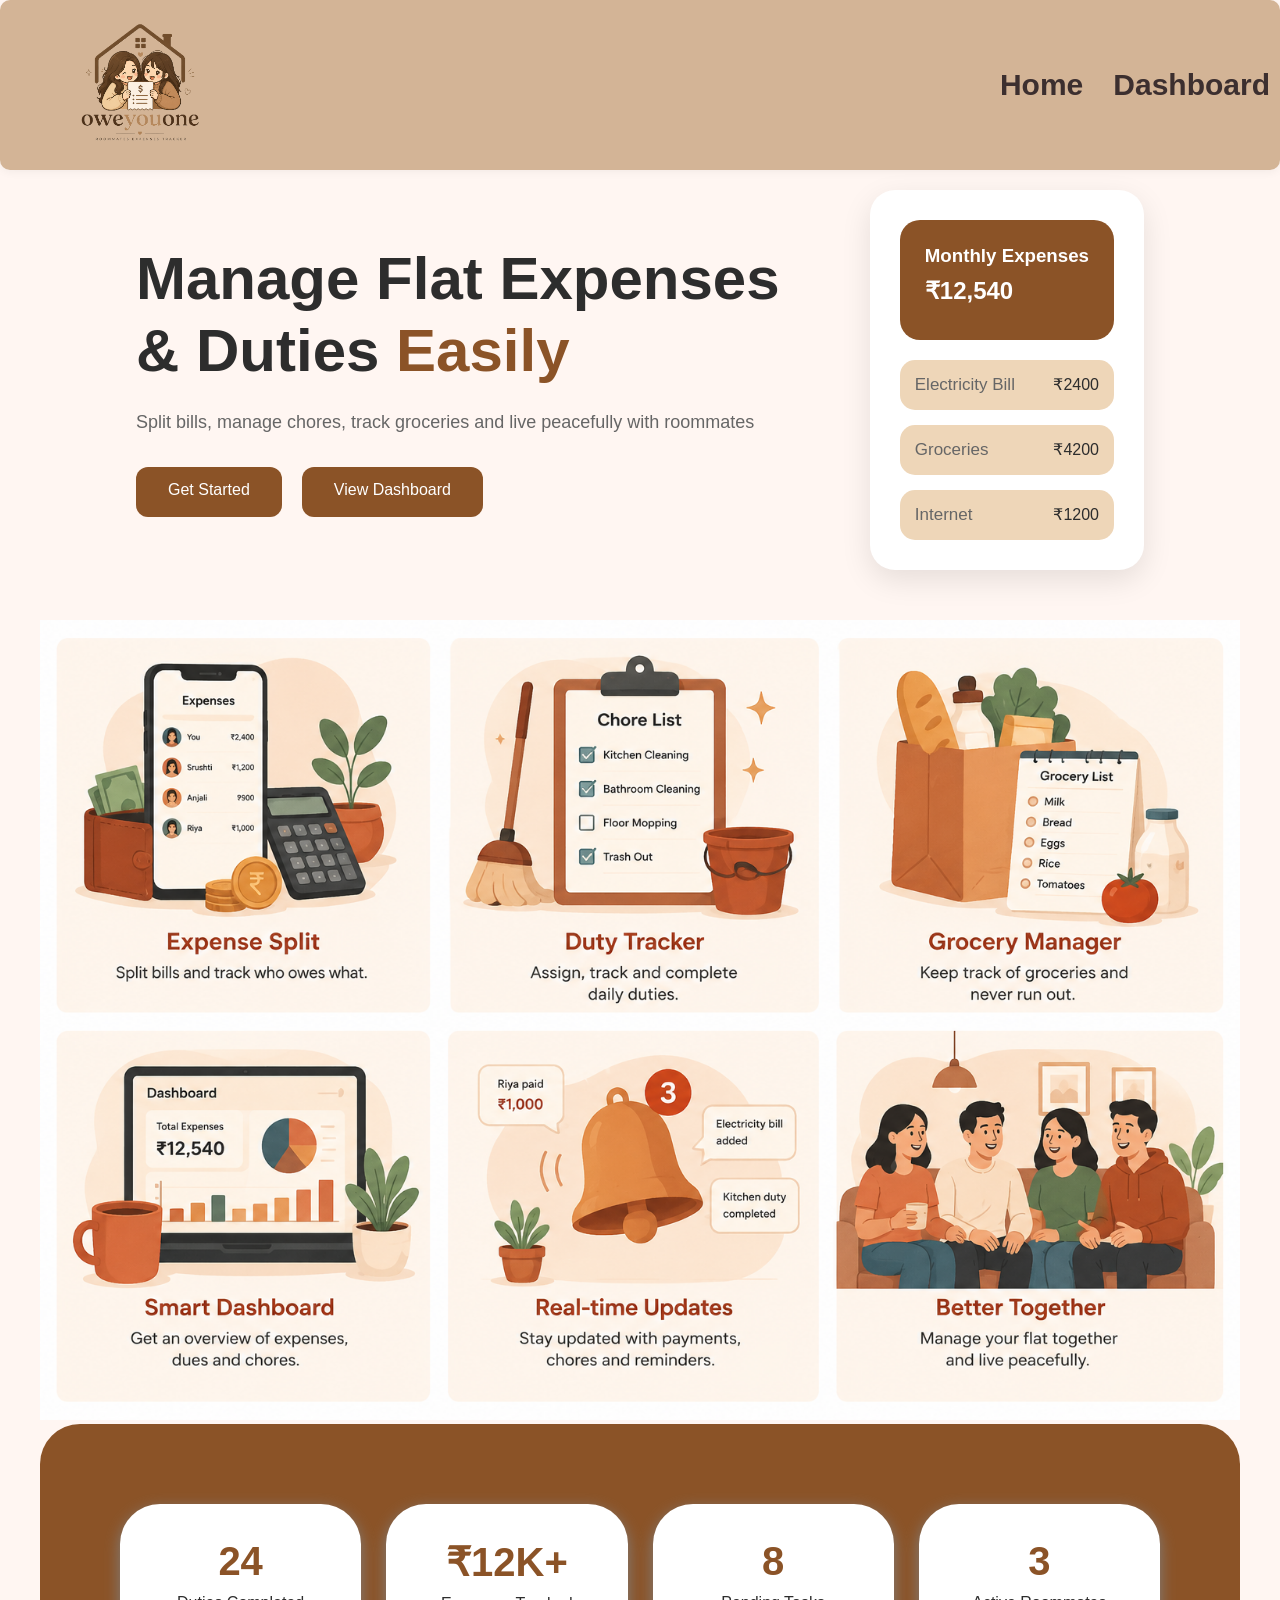
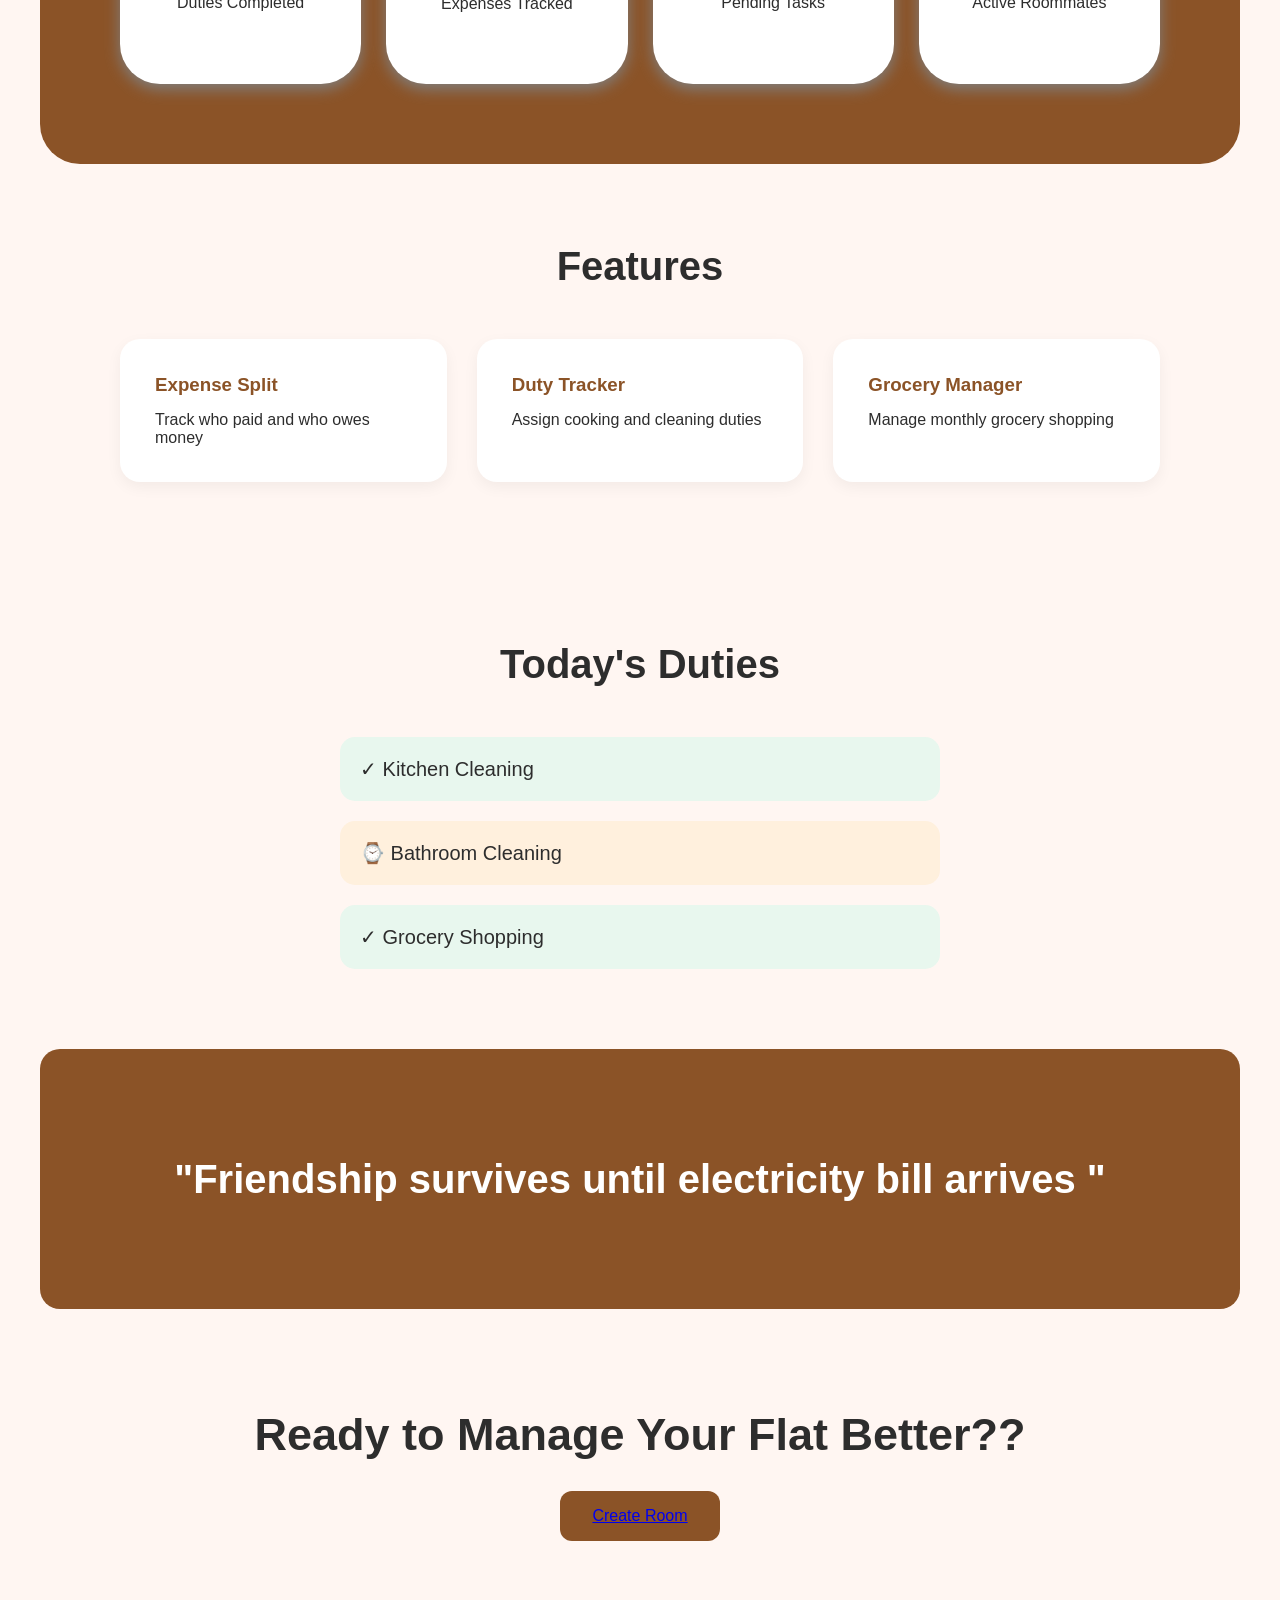
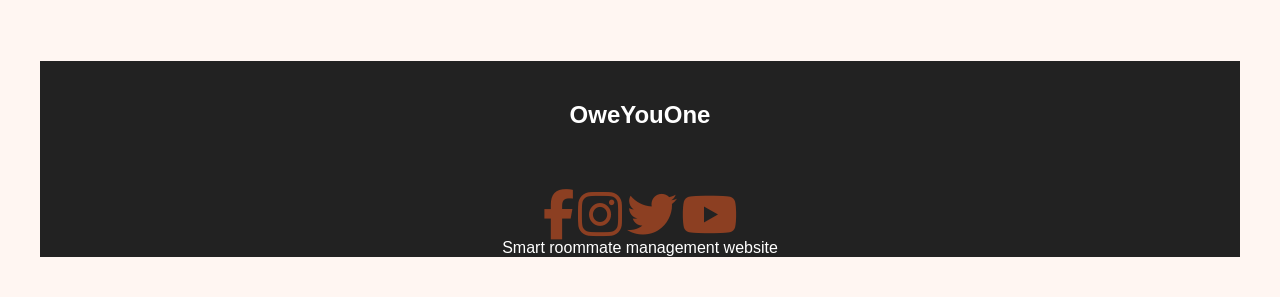
<file: index.html>
<!DOCTYPE html>
<html lang="en">
<head>
  <meta charset="UTF-8">
  <meta name="viewport" content="width=device-width, initial-scale=1.0">
  <title>OweYouOne</title>
  <link rel="stylesheet" href="https://cdnjs.cloudflare.com/ajax/libs/font-awesome/6.1.1/css/all.min.css" integrity="sha512-KfkfwYDsLkIlwQp6LFnl8zNdLGxu9YAA1QvwINks4PhcElQSvqcyVLLD9aMhXd13uQjoXtEKNosOWaZqXgel0g==" crossorigin="anonymous" referrerpolicy="no-referrer" />
  <link href="https://fonts.googleapis.com/css2?family=Poppins:wght@300;400;500;600;700&display=swap" rel="stylesheet">
  <link rel="stylesheet" href="style.css">
</head>
<body>
  <nav>
    <img src="./logo.png" alt="OweYouOne">

    <ul type="none">
      <li><a href="home.html" target="_blank">Home</a></li>
      <li><a href="dashboard.html" target="_blank">Dashboard</a></li>
    </ul>
  </nav>


  <section class="heading">

    <div class="headingtext">

      <h2>
        Manage Flat Expenses
        & Duties <span>Easily</span>
      </h2>

      <p>
        Split bills, manage chores, track groceries
        and live peacefully with roommates
      </p>

      <div class="button">
        <a href="home.html" class="btn getStarted">Get Started</a>

       <a href="dashboard.html" class="btn viewDash" target="_blank">
  View Dashboard
</a>
      </div>

    </div>

    <section class="card">

      <article class="cardelements">

        <article class="topcard">
          <h3 class="month">Monthly Expenses</h3>
          <h2 class="month">₹12,540</h2>
        </article>

        <article class="expenselist">

          <article
          
          class="expenseitem">
            <p>Electricity Bill</p>
            <span>₹2400</span>
          </article>

          <article
          class="expenseitem">
            <p>Groceries</p>
            <span>₹4200</span>
          </article>

          <article class="expenseitem">
            <p>Internet</p>
            <span>₹1200</span>
          </article>

        </article>

      </article>

    </section>

  </section>
<section class="decor">
  <img src="./decor.png" alt="" class="decorimg">
</section>


  <section class="boxes">

    <div class="box">
      <h2>24</h2>
      <p>Duties Completed</p>
    </div>

    <div class="box">
      <h2>₹12K+</h2>
      <p>Expenses Tracked</p>
    </div>

    <div class="box">
      <h2>8</h2>
      <p>Pending Tasks</p>
    </div>

    <div class="box">
      <h2>3</h2>
      <p>Active Roommates</p>
    </div>

  </section>

  <section class="features">

    <h2 class="title">Features</h2>

    <article
    class="featurecontainer">

      <article
      class="featurecard">
        <h3>Expense Split</h3>
        <p>
          Track who paid and who owes money
        </p>
      </article>

      <article class="featurecard">
        <h3>Duty Tracker</h3>
        <p>
          Assign cooking and cleaning duties
        </p>
      </article>

      <article
      class="featurecard">
        <h3>Grocery Manager</h3>
        <p>
          Manage monthly grocery shopping
        </p>
      </article>

    </article>

  </section>



  <section class="chores">

    <h2 class="title">Today's Duties</h2>

    <section
    class="chorelist">

      <article class="chore completed">
        &#10003 Kitchen Cleaning
      </article>

      <article class="chore pending">
        &#8986
        Bathroom Cleaning
      </article>

      <article class="chore completed">
          &#10003 Grocery Shopping
      </article>

    </section>

  </section>

  <section class="quote">

    <h2>
      "Friendship survives until
      electricity bill arrives "
    </h2>

  </section>


  <section class="ready">

    <h2>Ready to Manage Your Flat Better??</h2>

    <button class="btn  create"><a href="create.html" target="_blank"> Create Room</a>
     
    </button>

  </section>

  <footer>

    <h2>OweYouOne</h2>
     <a href=""><i class="fab fa-facebook-f"></i></a>
    <a href=""><i class="fab fa-instagram"></i></a>
    <a href=""><i class="fab fa-twitter"></i></a>
    <a href=""><i class="fab fa-youtube"></i></a>

    <p>
      Smart roommate management website
    </p>

  </footer>

</body>
</html>
</file>
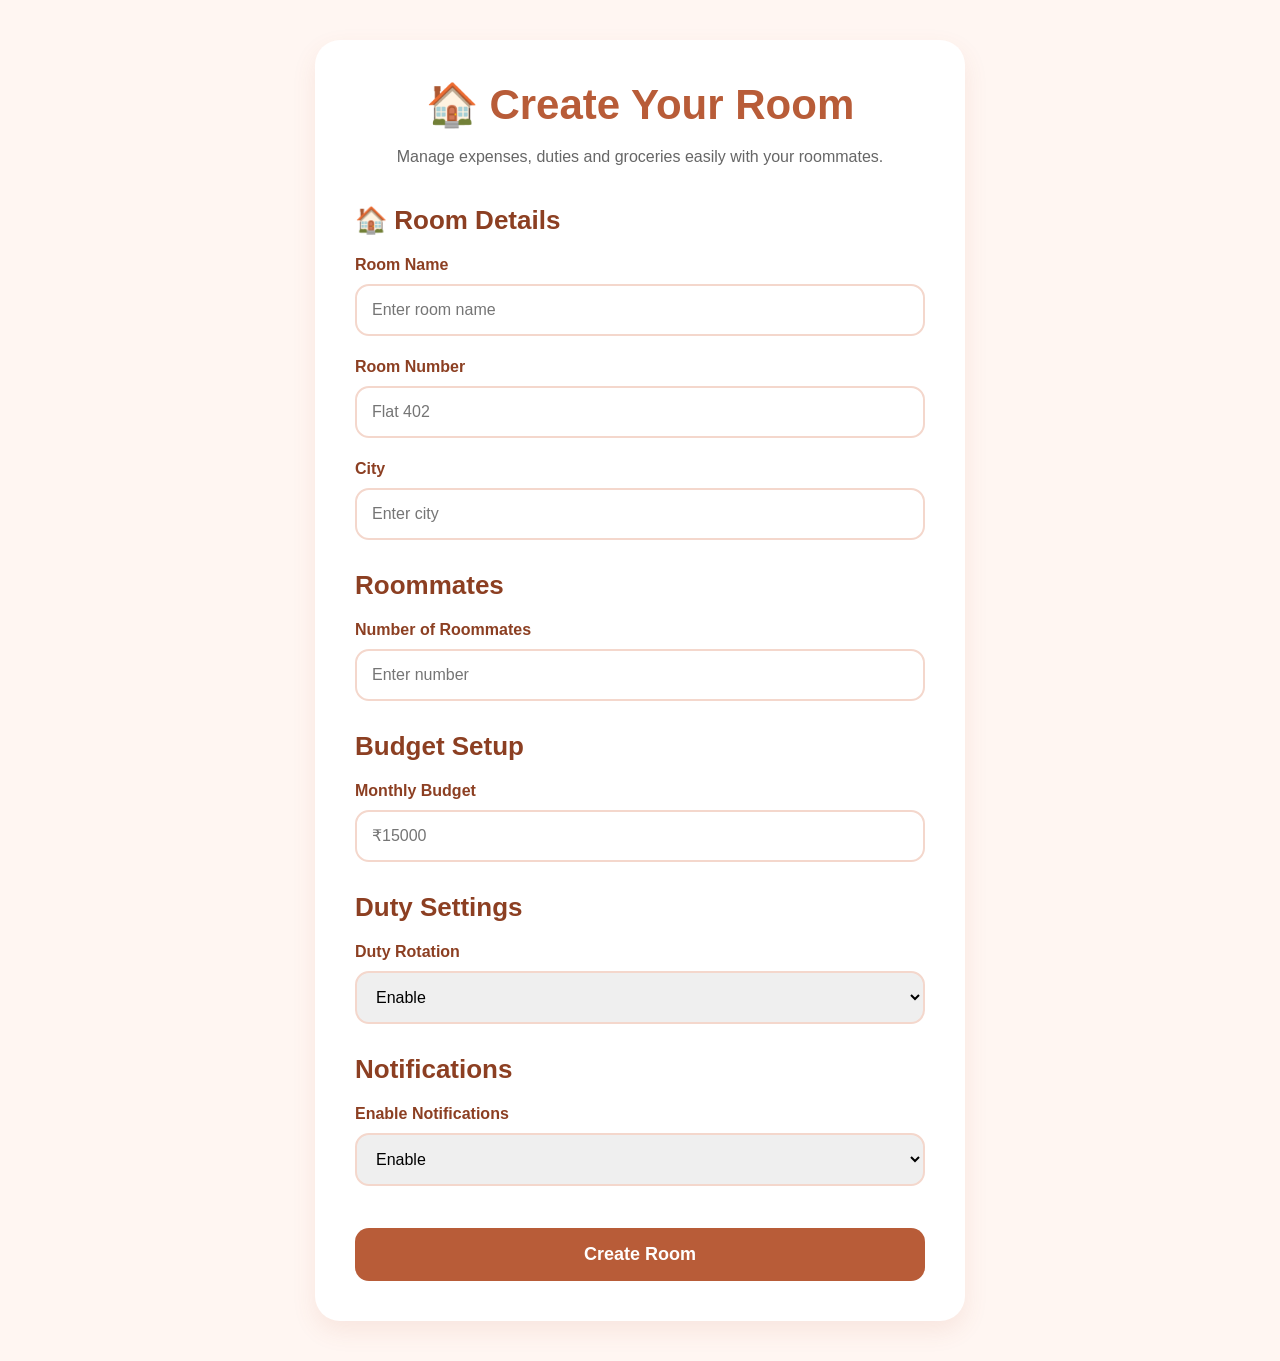
<file: create.html>
<!DOCTYPE html>
<html lang="en">
<head>
  <meta charset="UTF-8">
  <meta name="viewport" content="width=device-width, initial-scale=1.0">
  <title>Create Room</title>
  <link rel="stylesheet" href="https://cdnjs.cloudflare.com/ajax/libs/font-awesome/6.1.1/css/all.min.css" integrity="sha512-KfkfwYDsLkIlwQp6LFnl8zNdLGxu9YAA1QvwINks4PhcElQSvqcyVLLD9aMhXd13uQjoXtEKNosOWaZqXgel0g==" crossorigin="anonymous" referrerpolicy="no-referrer" />
  <link href="https://fonts.googleapis.com/css2?family=Poppins:wght@300;400;500;600;700&display=swap" rel="stylesheet">
  <link rel="stylesheet" href="createroom.css">
</head>
<body>

  <section class="container">

    <form class="roomform">


      <h1>&#127968 Create Your Room</h1>

      <p class="subtitle">
        Manage expenses, duties and groceries easily with your roommates.
      </p>

      <!-- ROOM DETAILS -->

      <h2 class="sectiontitle">
        &#127968 Room Details
      </h2>

      <section class="inputbox">

        <label>Room Name</label>

        <input type="text" placeholder="Enter room name">

      </section>

      <section class="inputbox">

        <label>Room Number</label>

        <input type="text" placeholder="Flat 402">

      </section>

      <section class="inputbox">

        <label>City</label>

        <input type="text" placeholder="Enter city">

      </section>

    

      <h2 class="sectiontitle">
       Roommates
      </h2>

      <section class="inputbox">

        <label>Number of Roommates</label>

        <input type="number" placeholder="Enter number">

      </section>

    

      <h2 class="sectiontitle">
         Budget Setup
      </h2>

      <section class="inputbox">

        <label>Monthly Budget</label>

        <input type="number" placeholder="₹15000">

      </section>

  

      <h2 class="sectiontitle">
         Duty Settings
      </h2>

      <section class="inputbox">

        <label>Duty Rotation</label>

        <select>

          <option>Enable</option>

          <option>Disable</option>

        </select>

      </section>

  

      <h2 class="sectiontitle">
         Notifications
      </h2>

      <section class="inputbox">

        <label>Enable Notifications</label>

        <select>

          <option>Enable</option>

          <option>Disable</option>

        </select>

      </section>

    

      <button type="submit" class="btn">
        Create Room 
      </button>

    </form>

  </section>

</body>
</html>
</file>
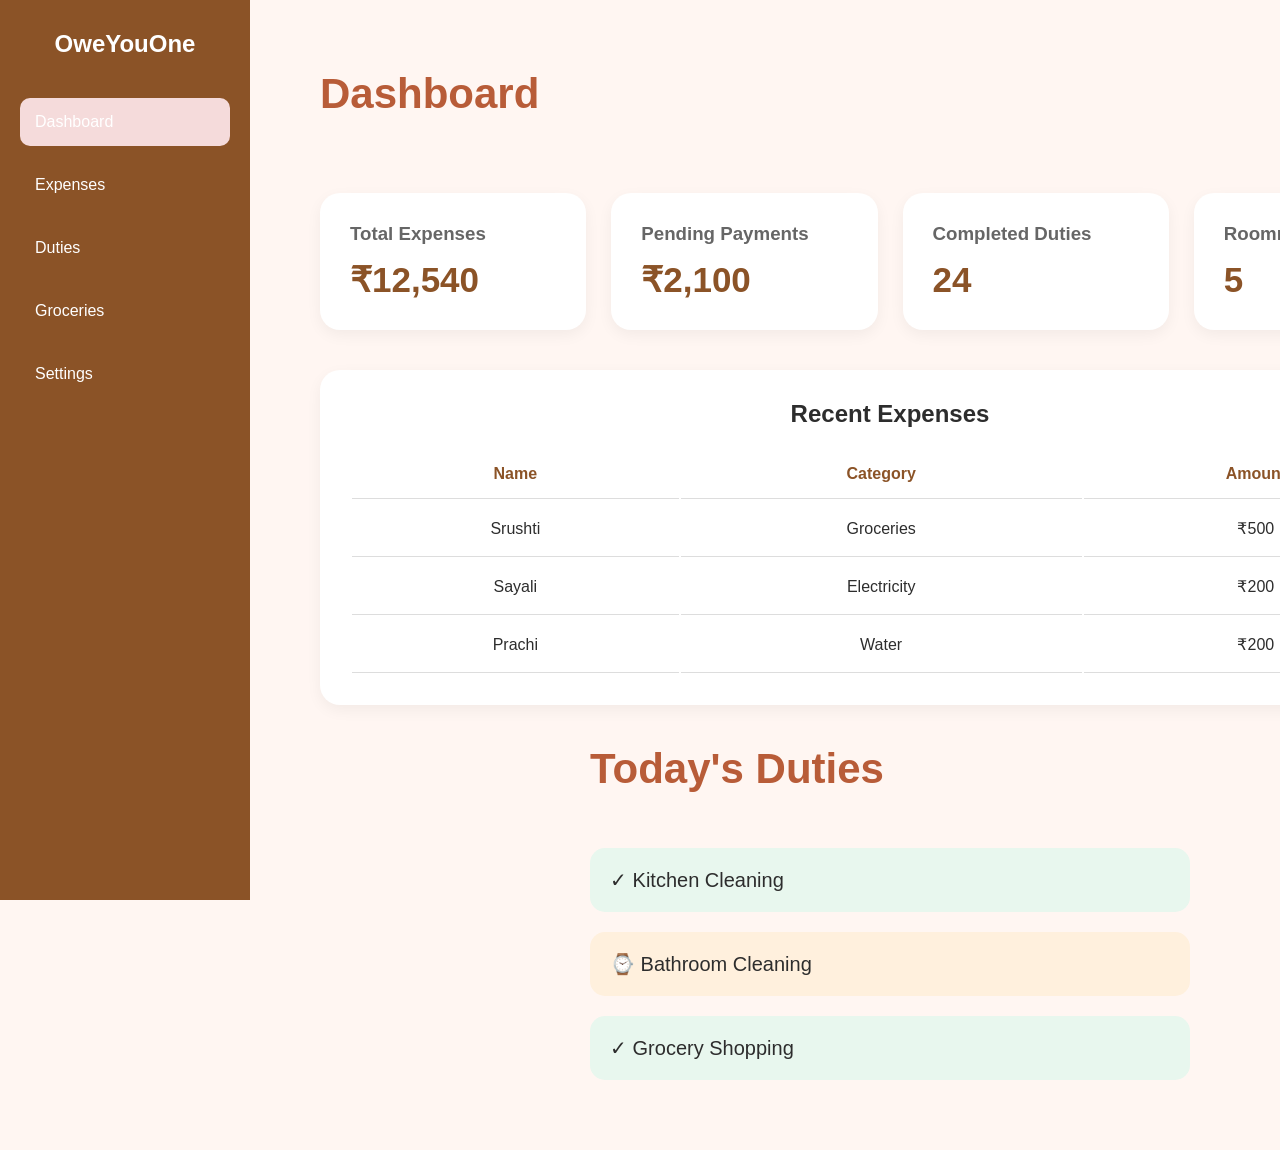
<file: dashboard.html>
<!DOCTYPE html>
<html lang="en">
<head>
  <meta charset="UTF-8">
  <meta name="viewport" content="width=device-width, initial-scale=1.0">
  <title>Dashboard</title>
  <link rel="stylesheet" href="https://cdnjs.cloudflare.com/ajax/libs/font-awesome/6.1.1/css/all.min.css" integrity="sha512-KfkfwYDsLkIlwQp6LFnl8zNdLGxu9YAA1QvwINks4PhcElQSvqcyVLLD9aMhXd13uQjoXtEKNosOWaZqXgel0g==" crossorigin="anonymous" referrerpolicy="no-referrer" />
  <link href="https://fonts.googleapis.com/css2?family=Poppins:wght@300;400;500;600;700&display=swap" rel="stylesheet">
  <link rel="stylesheet" href="style.css">
</head>
<body>
  

  <div class="sidebar">

    <h2>OweYouOne</h2>
      <ul type="none">

  <li class="sidebarEle">
    <a href="dashboard.html" target="_blank">Dashboard</a>
  </li>

  <li>
    <a href="expenses.html" target="_blank">Expenses</a>
  </li>

  <li>
    <a href="duties.html" target="_blank">Duties</a>
  </li>

  <li>
    <a href="groceries.html" target="_blank">Groceries</a>
  </li>


  <li>
    <a href="mode">Settings</a>
  </li>

</ul>

  </div>



  <section class="main">

    <!-- TOP BAR -->

    <article class="topbar">

      <h1>Dashboard</h1>

      <article class="profile">
        
        <span>&#128100 Srushti</span>
      </article>

    </article>

    <section class="dcards">

      <article class="dcard">
        <h3>Total Expenses</h3>
        <h2>₹12,540</h2>
      </article>

      <article class="dcard">
        <h3>Pending Payments</h3>
        <h2>₹2,100</h2>
      </article>

      <article class="dcard">
        <h3>Completed Duties</h3>
        <h2>24</h2>
      </article>

      <article class="dcard">
        <h3>Roommates</h3>
        <h2>5</h2>
      </article>

    </section>


    <section class="tablesection">

      <h2>Recent Expenses</h2>

      <table class="table">

        <tr>
          <th>Name</th>
          <th>Category</th>
          <th>Amount</th>
        </tr>

        <tr>
          <td>Srushti</td>
          <td>Groceries</td>
          <td>₹500</td>
        </tr>

        <tr>
          <td>Sayali</td>
          <td>Electricity</td>
          <td>₹200</td>
        </tr>

        <tr>
          <td>Prachi</td>
          <td>Water</td>
          <td>₹200</td>
        </tr>

      </table>

    </section>

    

    <section
    class="chorelist">
       <h1>Today's Duties</h1>
      <article class="chore completed">
        &#10003 Kitchen Cleaning
      </article>

      <article class="chore pending">
        &#8986
        Bathroom Cleaning
      </article>

      <article class="chore completed">
          &#10003 Grocery Shopping
      </article>

    </section>

  </section>

</body>
</html>
</file>
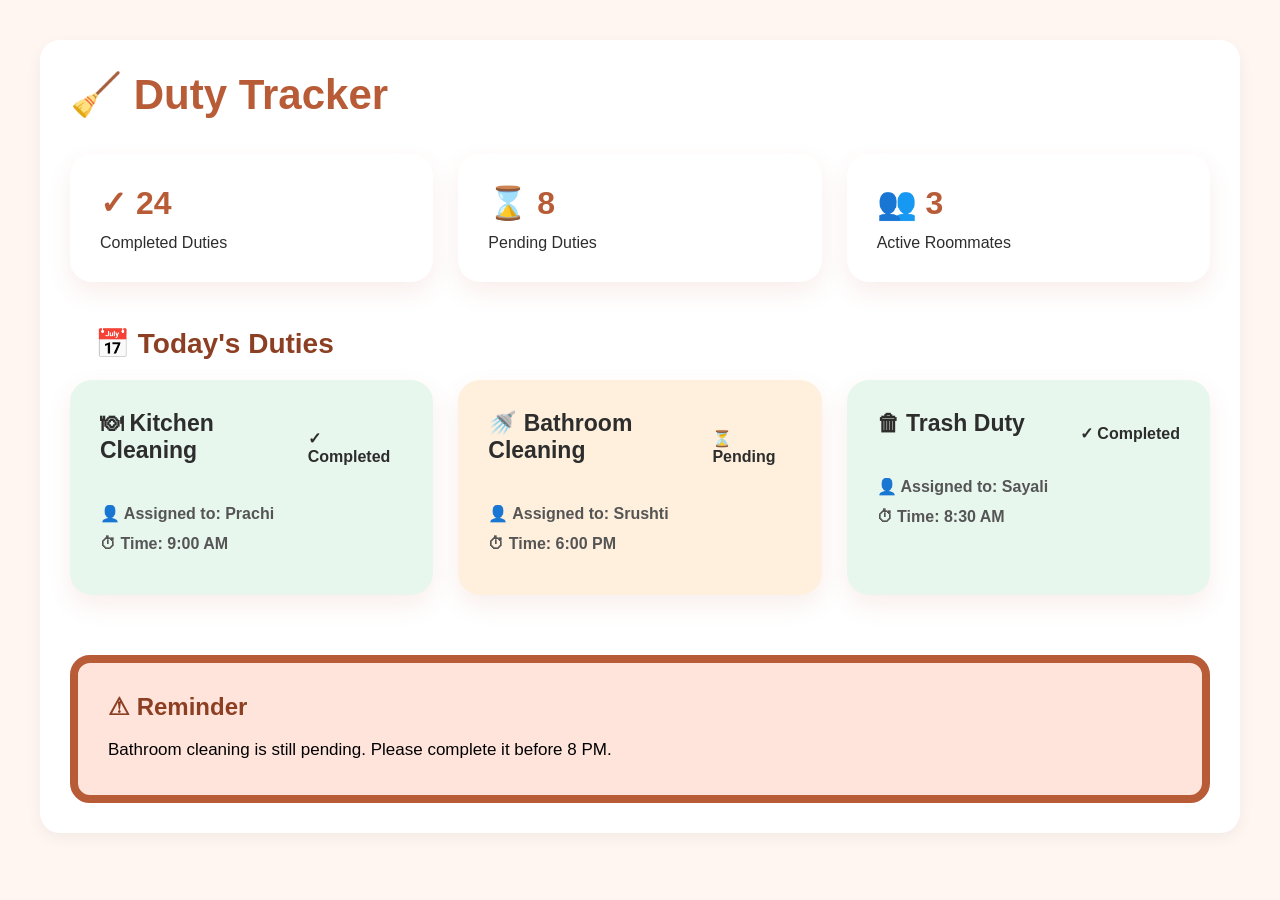
<file: duties.html>
<!DOCTYPE html>
<html lang="en">
<head>
  <meta charset="UTF-8">
  <meta name="viewport" content="width=device-width, initial-scale=1.0">
  <title>Duties</title>
   <link rel="stylesheet" href="https://cdnjs.cloudflare.com/ajax/libs/font-awesome/6.1.1/css/all.min.css" integrity="sha512-KfkfwYDsLkIlwQp6LFnl8zNdLGxu9YAA1QvwINks4PhcElQSvqcyVLLD9aMhXd13uQjoXtEKNosOWaZqXgel0g==" crossorigin="anonymous" referrerpolicy="no-referrer" />
  <link href="https://fonts.googleapis.com/css2?family=Poppins:wght@300;400;500;600;700&display=swap" rel="stylesheet">
  <link rel="stylesheet" href="style.css">
</head>
<body>

  <section class="duties">

    <h1 id="tracker">&#129529 Duty Tracker</h1>


    <section class="dutycards">

      <article class="dutycard">
        <h2>&#10003 24</h2>
        <p>Completed Duties</p>
      </article>

      <article class="dutycard">
        <h2>&#8987 8</h2>
        <p>Pending Duties</p>
      </article>

      <article class="dutycard">
        <h2>&#128101 3</h2>
        <p>Active Roommates</p>
      </article>

    </section>


    <h2 class="today">&#128197 Today's Duties</h2>

    <section class="dutycontainer">

      <article class="duty completed">

        <section class="dutytop">

          <h2>&#127869 Kitchen Cleaning</h2>

          <span class="status">
            &#10003
             Completed
          </span>

        </section>

        <p>&#128100
            Assigned to: Prachi</p>

        <p>&#9201 Time: 9:00 AM</p>

      </article>

      <article class="duty pending">

        <section class="dutytop">

          <h2>&#128703 Bathroom Cleaning</h2>

          <span class="status">
            &#9203 Pending
          </span>

        </section>

        <p>&#128100 Assigned to: Srushti</p>

        <p>&#9201 Time: 6:00 PM</p>

      </article>

      <article class="duty completed">

        <section class="dutytop">

          <h2>&#128465 Trash Duty</h2>

          <span class="status">
             &#10003 Completed
          </span>

        </section>

        <p>&#128100 Assigned to: Sayali</p>

        <p>&#9201 Time: 8:30 AM</p>

      </article>

    </section>

    

    <section class="reminder">

      <h2>&#9888 Reminder</h2>

      <p>
        Bathroom cleaning is still pending.
        Please complete it before 8 PM.
      </p>

    </section>

  </section>

</body>
</html>
</file>
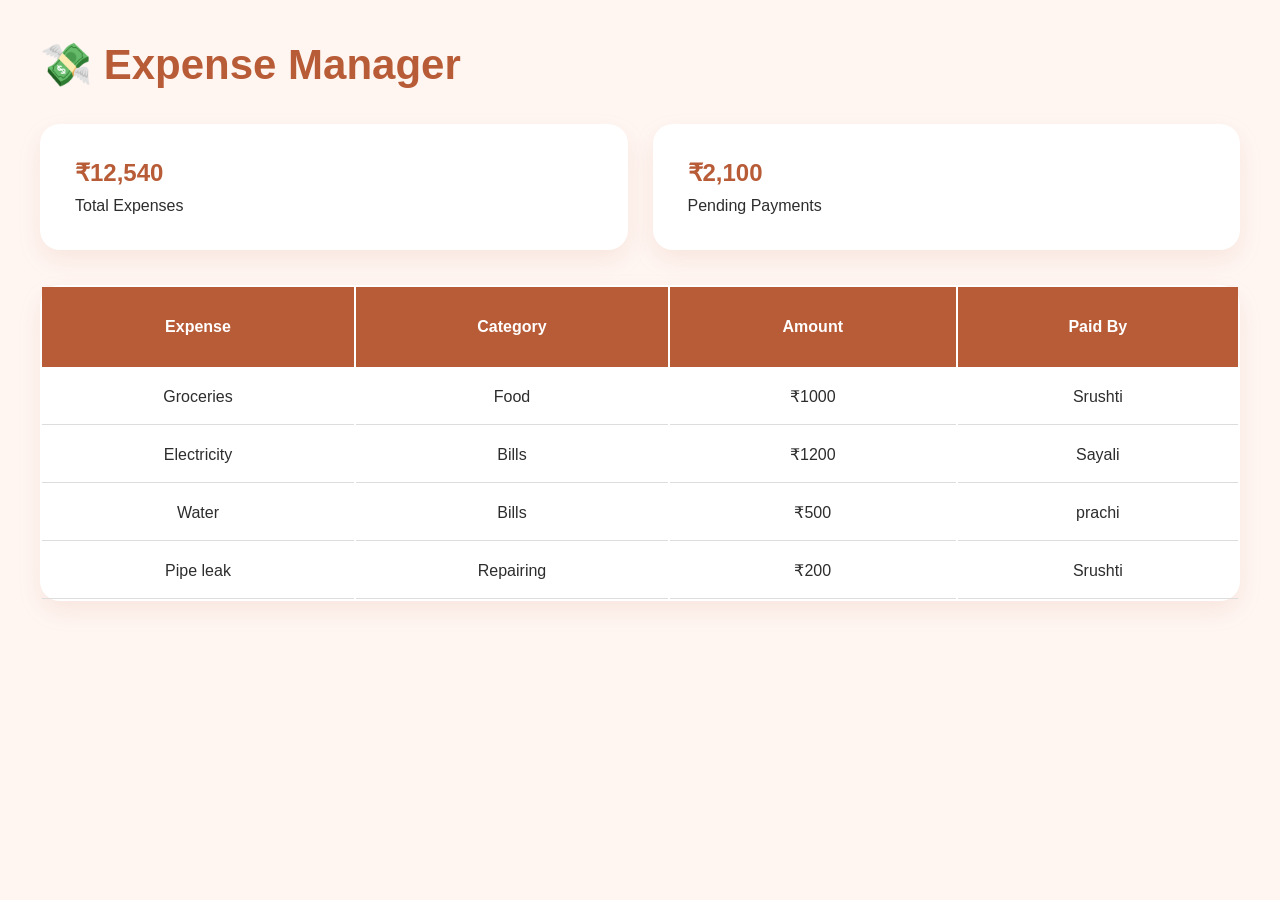
<file: expenses.html>
<!DOCTYPE html>
<html lang="en">
<head>
  <meta charset="UTF-8">
  <meta name="viewport" content="width=device-width, initial-scale=1.0">
  <title>Expenses</title>
  <link rel="stylesheet" href="https://cdnjs.cloudflare.com/ajax/libs/font-awesome/6.1.1/css/all.min.css" integrity="sha512-KfkfwYDsLkIlwQp6LFnl8zNdLGxu9YAA1QvwINks4PhcElQSvqcyVLLD9aMhXd13uQjoXtEKNosOWaZqXgel0g==" crossorigin="anonymous" referrerpolicy="no-referrer" />
  <link href="https://fonts.googleapis.com/css2?family=Poppins:wght@300;400;500;600;700&display=swap" rel="stylesheet">

  <link rel="stylesheet" href="style.css">
</head>
<body>

  <section class="expense">

    <h1>&#128184 Expense Manager</h1>

    <section class="excards">

      <article class="excard">
        <h2>₹12,540</h2>
        <p>Total Expenses</p>
      </article>

      <article class="excard">
        <h2>₹2,100</h2>
        <p>Pending Payments</p>
      </article>

    </section>

    <section class="expensetable">

      <table class="extable">

        <tr>
          <th>Expense</th>
          <th>Category</th>
          <th>Amount</th>
          <th>Paid By</th>
        </tr>

        <tr>
          <td>Groceries</td>
          <td>Food</td>
          <td>₹1000</td>
          <td>Srushti</td>
        </tr>

        <tr>
          <td>Electricity</td>
          <td>Bills</td>
          <td>₹1200</td>
          <td>Sayali</td>
        </tr>

        <tr>
          <td>Water</td>
          <td>Bills</td>
          <td>₹500</td>
          <td>prachi</td>
        </tr>

        <tr>
          <td>Pipe leak</td>
          <td>Repairing</td>
          <td>₹200</td>
          <td>Srushti</td>
        </tr>

    

      </table>

    </section>
    </section>
    </body>
    </html>
</file>
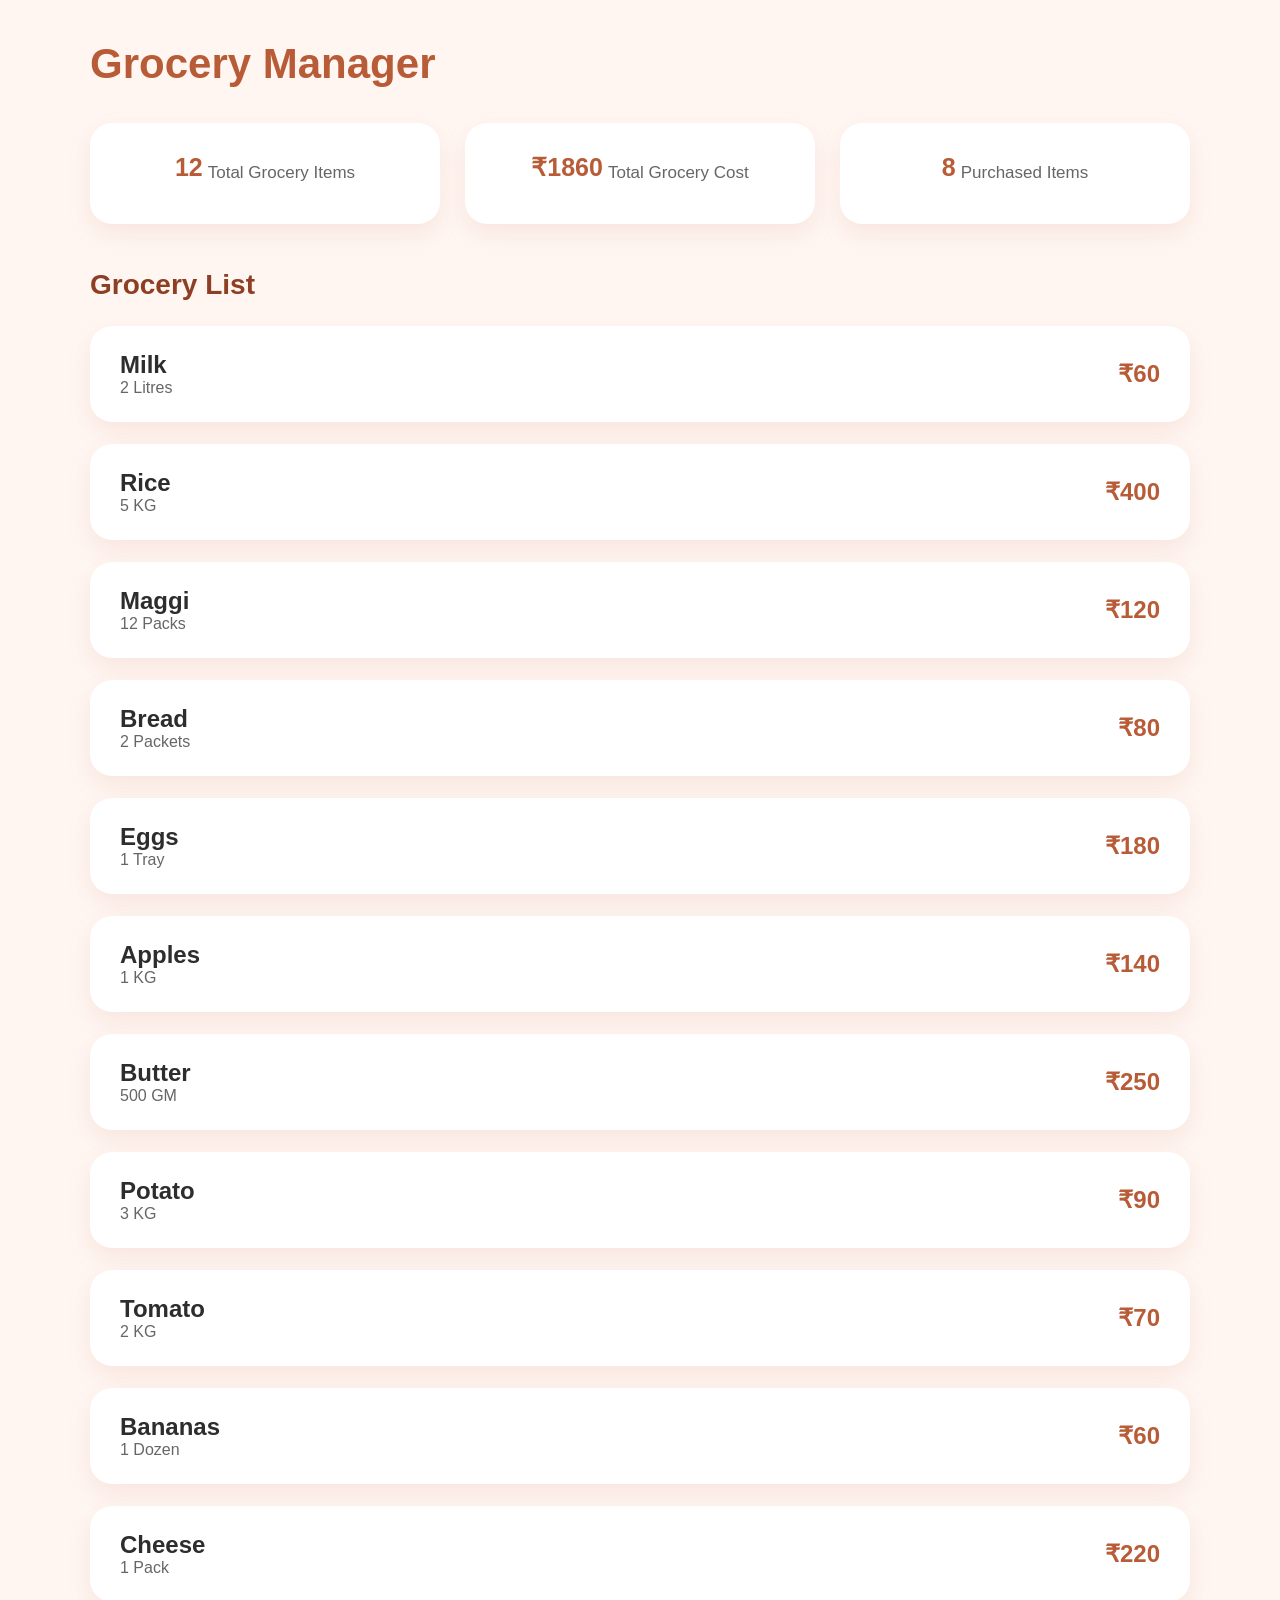
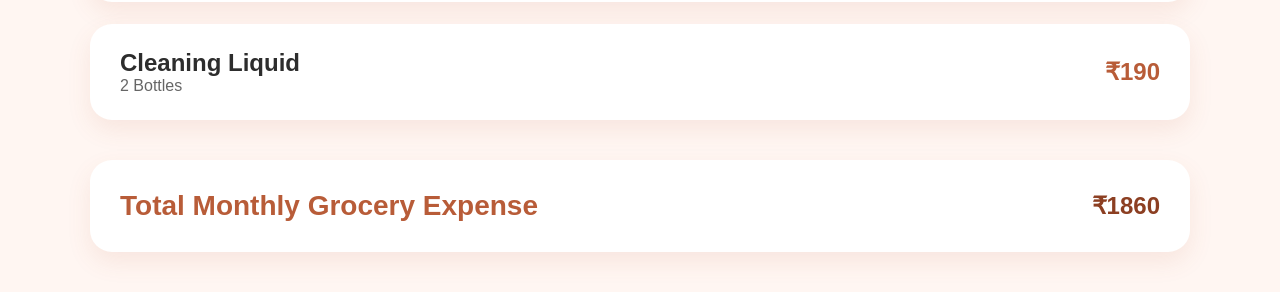
<file: groceries.html>
<!DOCTYPE html>
<html lang="en">
<head>
  <meta charset="UTF-8">
  <meta name="viewport" content="width=device-width, initial-scale=1.0">
  <title>Groceries</title>
   <link rel="stylesheet" href="https://cdnjs.cloudflare.com/ajax/libs/font-awesome/6.1.1/css/all.min.css" integrity="sha512-KfkfwYDsLkIlwQp6LFnl8zNdLGxu9YAA1QvwINks4PhcElQSvqcyVLLD9aMhXd13uQjoXtEKNosOWaZqXgel0g==" crossorigin="anonymous" referrerpolicy="no-referrer" />
  <link href="https://fonts.googleapis.com/css2?family=Poppins:wght@300;400;500;600;700&display=swap" rel="stylesheet">
  <link rel="stylesheet" href="style.css">
</head>
<body>

  <section class="groceries">

    <h1> Grocery Manager</h1>


    <section class="groceryTop">

      <article class="card">
        <h2> 12</h2>
        <p>Total Grocery Items</p>
      </article>

      <article class="card">
        <h2> ₹1860</h2>
        <p>Total Grocery Cost</p>
      </article>

      <article class="card">
        <h2> 8</h2>
        <p>Purchased Items</p>
      </article>

    </section>

    <!-- GROCERY LIST -->

    <h2 class="list"> Grocery List</h2>

    <section class="grocerylist">

      <article class="item">

        <section>
          <h2> Milk</h2>
          <p>2 Litres</p>
        </section>

        <span>₹60</span>

      </article>

      <article class="item">

        <section>
          <h2> Rice</h2>
          <p>5 KG</p>
        </section>

        <span>₹400</span>

      </article>

      <article class="item">

        <section>
          <h2> Maggi</h2>
          <p>12 Packs</p>
        </section>

        <span>₹120</span>

      </article>

      <article class="item">

        <section>
          <h2> Bread</h2>
          <p>2 Packets</p>
        </section>

        <span>₹80</span>

      </article>

      <article class="item">

        <section>
          <h2> Eggs</h2>
          <p>1 Tray</p>
        </section>

        <span>₹180</span>

      </article>

      <article class="item">

        <section>
          <h2> Apples</h2>
          <p>1 KG</p>
        </section>

        <span>₹140</span>

      </article>

      <article class="item">

        <section>
          <h2> Butter</h2>
          <p>500 GM</p>
        </section>

        <span>₹250</span>

      </article>

      <article class="item">

        <section>
          <h2> Potato</h2>
          <p>3 KG</p>
        </section>

        <span>₹90</span>

      </article>

      <article class="item">

        <section>
          <h2>Tomato</h2>
          <p>2 KG</p>
        </section>

        <span>₹70</span>

      </article>

      <article class="item">

        <section>
          <h2> Bananas</h2>
          <p>1 Dozen</p>
        </section>

        <span>₹60</span>

      </article>

      <article class="item">

        <section>
          <h2> Cheese</h2>
          <p>1 Pack</p>
        </section>

        <span>₹220</span>

      </article>

      <article class="item">

        <section>
          <h2> Cleaning Liquid</h2>
          <p>2 Bottles</p>
        </section>

        <span>₹190</span>

      </article>

    </section>

    <!-- TOTAL -->

    <section class="total">

      <h2> Total Monthly Grocery Expense</h2>

      <p>₹1860</p>

    </section>

  </section>

</body>
</html>
</file>
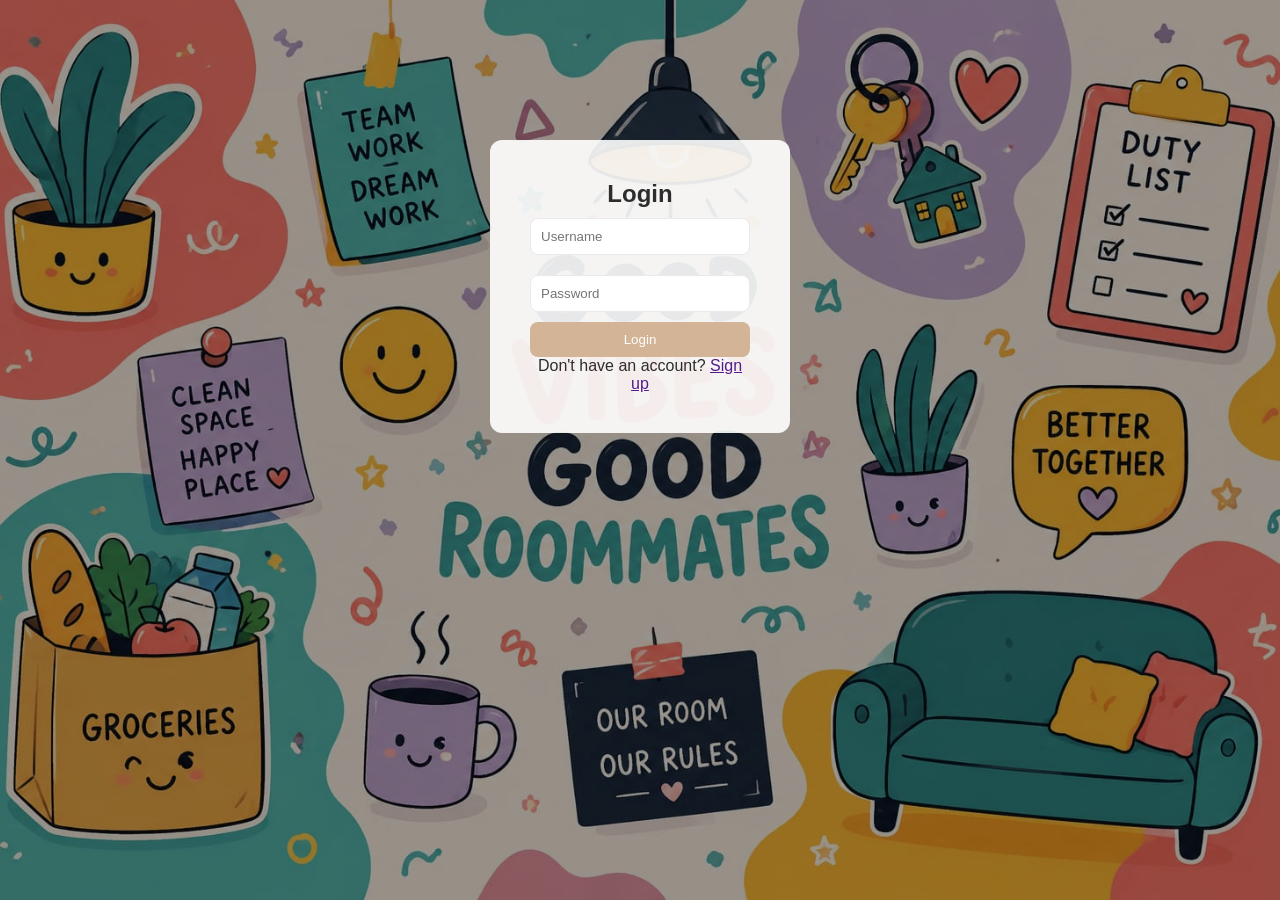
<file: home.html>
<!DOCTYPE html>
<html lang="en">
<head>
  <meta charset="UTF-8">
  <title>Login Page</title>
  <link rel="stylesheet" href="style.css">
  <link rel="stylesheet" href="https://cdnjs.cloudflare.com/ajax/libs/font-awesome/6.1.1/css/all.min.css" integrity="sha512-KfkfwYDsLkIlwQp6LFnl8zNdLGxu9YAA1QvwINks4PhcElQSvqcyVLLD9aMhXd13uQjoXtEKNosOWaZqXgel0g==" crossorigin="anonymous" referrerpolicy="no-referrer" />
  <link href="https://fonts.googleapis.com/css2?family=Poppins:wght@300;400;500;600;700&display=swap" rel="stylesheet">
</head>
<body>

  
  <div class="background"></div>


  <div class="overlay"></div>

  <div class="container">


    <div class="loginbox">
      <h2>Login</h2>

      <form>
        <input type="text" name="usernname"  placeholder="Username" required>
        <input type="password" placeholder="Password" required>

        <button type="submit" id="login">Login</button>
      </form>

      <p>Don't have an account? <a href="">Sign up</a></p>
    </div>

  </div>
<script src="./roommate.js"></script>
</body>
</html>
</file>
<file: style.css>
*{
  margin:0;
  padding:0;
  box-sizing:border-box;
  font-family:'Poppins', sans-serif;
}

body{
  background:#fdf8f3;
  color:#222;

}


nav{
  width:100%;
  display:flex;
  justify-content:space-between;
  align-items:center;
  border-radius: 10px;
  padding:5px 10px ;
  background:#d3b496;
  box-shadow:0 2px 10px rgba(0,0,0,0.05);
  position: fixed;
  top: 0;
  left: 0;
}

nav img{
  height: 160px;
  margin-left: 50px;
}

nav ul{
  display:flex;
  gap:30px;
}

nav ul li a{
  text-decoration:none;
  color:#3c2f2f;
  font-weight:bold;
  transition:0.3s;
  font-size: 30px;
}

nav ul li a:hover{
  color:beige;
}

.heading{
  display:flex;
  justify-content:space-between;
  align-items:center;
  padding:50px 8%;
  gap:50px;
  margin-top: 100px;
}

.headingtext{
  flex:1;
}

.headingtext h2{

  font-size:60px;
  margin-bottom:20px;
  line-height:1.2;
}

.headingtext span{
  color:#8b5327;
}

.headingtext p{
  font-size:18px;
  color:#666;
  margin-bottom:30px;
  line-height:1.7;
}

.button{
  display:flex;
  gap:20px;
}

.btn{
    height:50px;
  padding:14px 32px;
  border:none;
  border-radius:12px;
  font-size:16px;
  /* transition:0.3s; */
}
 .create {
  color:#8b5327;
  background-color: white;
}

.getStarted{
  background:#8b5327;
  color:white;
}


.getStarted:hover{
  border: 2px solid rgb(24, 1, 1) ;
  color:#8b5327 ;
  background-color: beige;
}

.viewDash{
background:#8b5327;
  color:white;
}

.viewDash:hover{
  border: 2px solid rgb(24, 1, 1) ;
  color:#8b5327 ;
  background-color: beige;
}



.card{
  display:flex;
  justify-content:center;
  
}

.cardelements{
  width:100%;
  background:white;
  border-radius:25px;
  padding:30px;
  box-shadow:0 10px 30px rgba(0,0,0,0.1);
}

.topcard{
  background:#8b5327;
  color:white;
  padding:25px;
  border-radius:20px;
  margin-bottom:20px;
}

.topcard .month{
  margin-bottom:10px;
  color: white;
}

.expenselist{
  display:flex;
  flex-direction:column;
  gap:15px;
}

.expenseitem{
  background:rgb(238, 214, 184);
  padding:15px;
  border-radius:15px;
  display:flex;
  justify-content:space-between;
}


.decor .decorimg{
  height: 200pxpx;
  width:100%
}


.boxes{
 
  padding:80px ;
  display:grid;
  grid-template-columns:repeat(auto-fit,minmax(220px,1fr));
  gap:25px;
  background-color: #8b5327;
border-radius:40px ;
}

.box{
    height:180px;
  background:white;
  padding:35px;
  border-radius:40px;
  text-align:center;

  box-shadow:0 5px 15px gray;
}

.box h2{
  color:#8b5327;
  font-size:40px;
  margin-bottom:10px;
}



.features{
  padding:80px;
}

.title{
  text-align:center;
  font-size:40px;
  margin-bottom:50px;
}

.featurecontainer{
  display:grid;
  grid-template-columns:repeat(auto-fit,minmax(250px,1fr));
  gap:30px;
}

.featurecard{
  background:white;
  padding:35px;
  border-radius:20px;
  box-shadow:0 5px 15px rgba(0,0,0,0.05);
  transition:0.3s;
}

.featurecard:hover{
  box-shadow: 5px 2px 8px gray;
}

.featurecard h3{
  margin-bottom:15px;
  color:#8b5327;
}


.chores{
  padding:80px 8%;
}

.chorelist{
  max-width:600px;
  margin:auto;
  display:flex;
  flex-direction:column;
  gap:20px;
}

.chore{
  padding:20px;
  border-radius:15px;
  font-size:20px;
}

.completed{
  background:#d4ffd9;
}

.pending{
  background:#fff3cd;
}

.quote{
  width: 100%;
  padding:100px 0;
  text-align:center;
  background:#8b5327;
  color:white;
  border-radius: 20px;
}

.quote h2{
  padding: 0 40px;
  font-size:40px;
  line-height:1.5;
}


.ready{
  padding:100px 8%;
  text-align:center;
}

.ready h2{
  font-size:45px;
  margin-bottom:30px;
}
.create{
      background:#8b5327;
  color:white;
}

.create:hover{
    border: 2px solid rgb(24, 1, 1) ;
  color:#8b5327 ;
  background-color: beige;
}


footer{
  width: 100%;
  background:#222;
  color:white;
  text-align:center;
  margin-left:0px;
}
footer h2{
   padding:40px;
   margin: 20px;
}
footer a i{
  color: #8c3f22;
  font-size:50px ;
}




.btn{
  padding:14px 32px;
  border:none;
  border-radius:12px;
  font-size:16px;
  cursor:pointer;
  transition:0.3s;
  text-decoration:none;
  display:inline-block;
}

/* SIDEBAR */

.sidebar{
  width:250px;
  height:100%;
  background:#8b5327;
  color:white;
  padding:30px 20px;
  position:fixed;
  left: 0;
  top: 0;
}

.sidebar h2{
  margin-bottom:40px;
  text-align:center;
}

.sidebar ul{
  list-style:none;
}

.sidebar ul li{
  padding:15px;
  margin-bottom:15px;
  border-radius:10px;
  cursor:pointer;
  transition:0.3s;
}

.sidebar ul li:hover,
.sidebarEle{
  color:#8b5327;
  background:rgb(245, 219, 219);
}
.sidebar ul li a{
    color: white;
  text-decoration:none;
 
  display:block;
  width:100%;
}

.main{
  margin-left:250px;
  width:100%;
  padding:30px;
}

/* TOPBAR */

.topbar{
  display:flex;
  justify-content:space-between;
  align-items:center;
  margin-bottom:40px;
}

.profile{
  display:flex;
  align-items:center;
  gap:10px;
  background:white;
  padding:10px 15px;
  border-radius:12px;
  box-shadow:0 2px 10px rgba(0,0,0,0.05);
}


.dcards{
  display:grid;
  grid-template-columns:repeat(auto-fit,minmax(220px,1fr));
  gap:25px;
  margin-bottom:40px;
}

.dcard{
  background:white;
  padding:30px;
  border-radius:20px;
  box-shadow:0 5px 15px rgba(0,0,0,0.05);
}

.dcard h3{
  margin-bottom:15px;
  color:#666;
}

.dcard h2{
  color:#8b5327;
  font-size:35px;
}


.tablesection{
  background:white;
  padding:30px;
  border-radius:20px;
  box-shadow:0 5px 15px rgba(0,0,0,0.05);
  margin-bottom:40px;
}

.tablesection h2{
  text-align: center;
  margin-bottom:20px;
}

.table{
  width:100%;
}

.table th, td{
  padding:15px;
  text-align:center;
  border-bottom:1px solid #ddd;
}

.table th{
  color:#8b5327;
}


.duties{
  background:white;
  padding:30px;
  border-radius:20px;
  box-shadow:0 5px 15px rgba(0,0,0,0.05);
}

.duties h2{
  margin-bottom:20px;
}

.duty{
  padding:18px;
  border-radius:12px;
  margin-bottom:15px;
  font-weight:bold;
}

.completed{
  background:#d4ffd9;
}

.pending{
  background:#fff3cd;
}



.expense{
  width: 100%;
}

h1{
  margin-bottom:35px;
  color:#b85c38;
}

.excards{
  display:grid;
  grid-template-columns:repeat(auto-fit,minmax(250px,1fr));
  gap:25px;
  margin-bottom:35px;
}

.excard{
  background:white;
  padding:35px;
  border-radius:20px;
  box-shadow:0 10px 25px rgba(184,92,56,0.1);
}

.excard h2{
  color:#b85c38;
  margin-bottom:10px;
}

.expensetable{
  background:white;
  border-radius:20px;
  box-shadow:0 10px 25px rgba(184,92,56,0.1);
}

.extable{
  width:100%;
  height: 200px;
}

.extable th{
  background:#b85c38;
  color:white;
  height: 80px;
}

.extable th,td{
  padding:18px;
  text-align:center;
}



.duties{
 width:100%;
  margin:auto;
}


#tracker{
  color:#b85c38;
  margin-bottom:35px;
  font-size:42px;
}



/* ===== SUMMARY SECTION ===== */

.dutycards{
  display:grid;
  grid-template-columns:repeat(auto-fit,minmax(250px,1fr));
  gap:25px;
}

.dutycard{
  background:white;
  padding:30px;
  border-radius:22px;
  box-shadow:0 10px 25px rgba(184,92,56,0.1);
  transition:0.3s;
}

.dutycard:hover{
  transform:translate(5px);
}

.dutycard h2{
  color:#b85c38;
  margin-bottom:12px;
  font-size:32px;
}

.card p{
  color:#666;
  font-size:17px;
}

.dutycontainer{
  display:grid;
  grid-template-columns:repeat(auto-fit,minmax(320px,1fr));
  gap:25px;
}

.duty{
  padding:30px;
  border-radius:22px;
  box-shadow:0 10px 25px rgba(184,92,56,0.1);
  transition:0.3s;
}

.duty:hover{
  box-shadow: 8px 8px 8px gray;
}
.today{
  margin:45px  25px;
  color:#8c3f22;
  font-size:28px;
}

.completed{
  background:#e8f7ee;
}

.pending{
  background:#fff0dd;
}

.dutytop{
  display:flex;
  justify-content:space-between;
  align-items:center;
  margin-bottom:20px;
}

.duty h2{
  font-size:23px;
}

.duty p{
  margin-bottom:12px;
  color:#555;
  font-size:16px;
}

.status{
  font-weight:bold;
  color:#2d2d2d;
}


.reminder{
  margin-top:45px;
  background:#ffe4dc;
  padding:30px;
  border:8px solid #b85c38;
  border-radius:20px;
}

.reminder h2{
  margin-bottom:15px;
  color:#8c3f22;
}

.reminder p{
  color:black;
  line-height:1.7;
  font-size:17px;
}

/* ===== GLOBAL ===== */

*{
  margin:0;
  padding:0;
  box-sizing:border-box;
  font-family:Arial, sans-serif;
}

body{
  background:#fff6f2;
  padding:40px;
  color:#2d2d2d;
}

.groceries{
  max-width:1100px;
  margin:auto;
}

/* ===== HEADINGS ===== */

h1{
  color:#b85c38;
  margin-bottom:35px;
  font-size:42px;
}

.list{
  margin:45px 0 25px;
  color:#8c3f22;
  font-size:28px;
}



.groceryTop{
  display:grid;
  grid-template-columns:repeat(auto-fit,minmax(250px,1fr));
  gap:25px;
  margin-bottom:40px;
}

.groceryTop .card{
  background:white;
  padding:30px;
  border-radius:22px;
  box-shadow:0 10px 25px rgba(184,92,56,0.1);
  transition:0.3s;
}

.groceryTop.card:hover{
  transform:translateY(-5px);
}

.groceryTop .card h2{
  color:#b85c38;
  margin-bottom:12px;
  font-size:25px;
}

.groceryTop .card p{
  color:#666;
  font-size:17px;
  margin-top:10px;
  margin-left: 5px;

  
}



.grocerylist{
  display:flex;
  flex-direction:column;
  gap:22px;
}

.grocerylist .item{
  background:white;
  padding:25px 30px;
  border-radius:22px;
  display:flex;
  justify-content:space-between;
  align-items:center;
  box-shadow:0 10px 25px rgba(184,92,56,0.1);
  transition:0.3s;
}

.grocerylist .item:hover{
  box-shadow: 8px 8px 8px gray;
}

.grocerylist.item h2{
  margin-bottom:8px;
  font-size:24px;
}

.grocerylist .item p{
  color:#666;
  font-size:16px;
}

.grocerylist .item span{
  color:#b85c38;
  font-size:24px;
  font-weight:bold;
}


.total{
  margin-top:40px;
  background:white;
  padding:30px;
  border-radius:22px;
  display:flex;
  justify-content:space-between;
  align-items:center;
  box-shadow:0 10px 25px rgba(184,92,56,0.1);
}

.total h2{
  color:#b85c38;
  font-size:28px;
}

.total p{
  font-size:24px;
  font-weight:bold;
  color:#8c3f22;
}



.background {
  position: absolute;
  left: 0;
  top: 0;
  width: 100%;
  height: 100%;
  background: url("./background.jpeg") no-repeat center center/cover;
  z-index: -1;
}

.overlay {
  position: absolute;
   left: 0;
  top: 0;
  width: 100%;
  height: 100%;
  background: rgba(0, 0, 0, 0.4); /* adjust transparency here */
  z-index: -1;
}

.container {
  height: 100%;
  display: flex;
  justify-content: center;
  align-items: center;
  position: relative;
}




.loginbox {
  background: rgba(255, 255, 255, 0.9);
  padding: 40px;
  border-radius: 12px;
  text-align: center;
  width: 300px;
  position: absolute;
  top: 100px;
}

.loginbox input {
  width: 100%;
  padding: 10px;
  margin: 10px 0;
  border: 1px solid #ebe9e9;
  border-radius: 8px;
}

.loginbox button {
  width: 100%;
  padding: 10px;
  background:#d3b496;
  color: white;
  border: none;
  border-radius: 8px;
}

.loginbox button:hover {
  background: #8c3f22
}
</file>
<file: createroom.css>
/* ===== GLOBAL ===== */

*{
  margin:0;
  padding:0;
  box-sizing:border-box;
  font-family:Arial, sans-serif;
}

body{
  background:#fff6f2;
  padding:40px 20px;
  color:#2d2d2d;
}

.container{
  max-width:650px;
  margin:auto;
}

.roomform{
  background:white;
  padding:40px;
  border-radius:25px;
  box-shadow:0 10px 25px rgba(184,92,56,0.1);
}


h1{
  text-align:center;
  color:#b85c38;
  margin-bottom:15px;
  font-size:42px;
}

.subtitle{
  text-align:center;
  color:#666;
  margin-bottom:35px;
  line-height:1.6;
}

.sectiontitle{
  color:#8c3f22;
  margin:30px 0 20px;
  font-size:26px;
}


.inputbox{
  margin-bottom:22px;
}

label{
  display:block;
  margin-bottom:10px;
  font-weight:bold;
  color:#8c3f22;
}

input,
select{
  width:100%;
  padding:15px;
  border:2px solid #f4d7cc;
  border-radius:14px;
  outline:none;
  font-size:16px;
  transition:0.3s;
}

input:focus,
select:focus{
  border-color:#b85c38;
}



.btn{
  width:100%;
  padding:16px;
  margin-top:20px;
  border:none;
  border-radius:14px;
  background:#b85c38;
  color:white;
  font-size:18px;
  font-weight:bold;
  cursor:pointer;
  transition:0.3s;
}

.btn:hover{
  background:#8c3f22;
}
</file>
